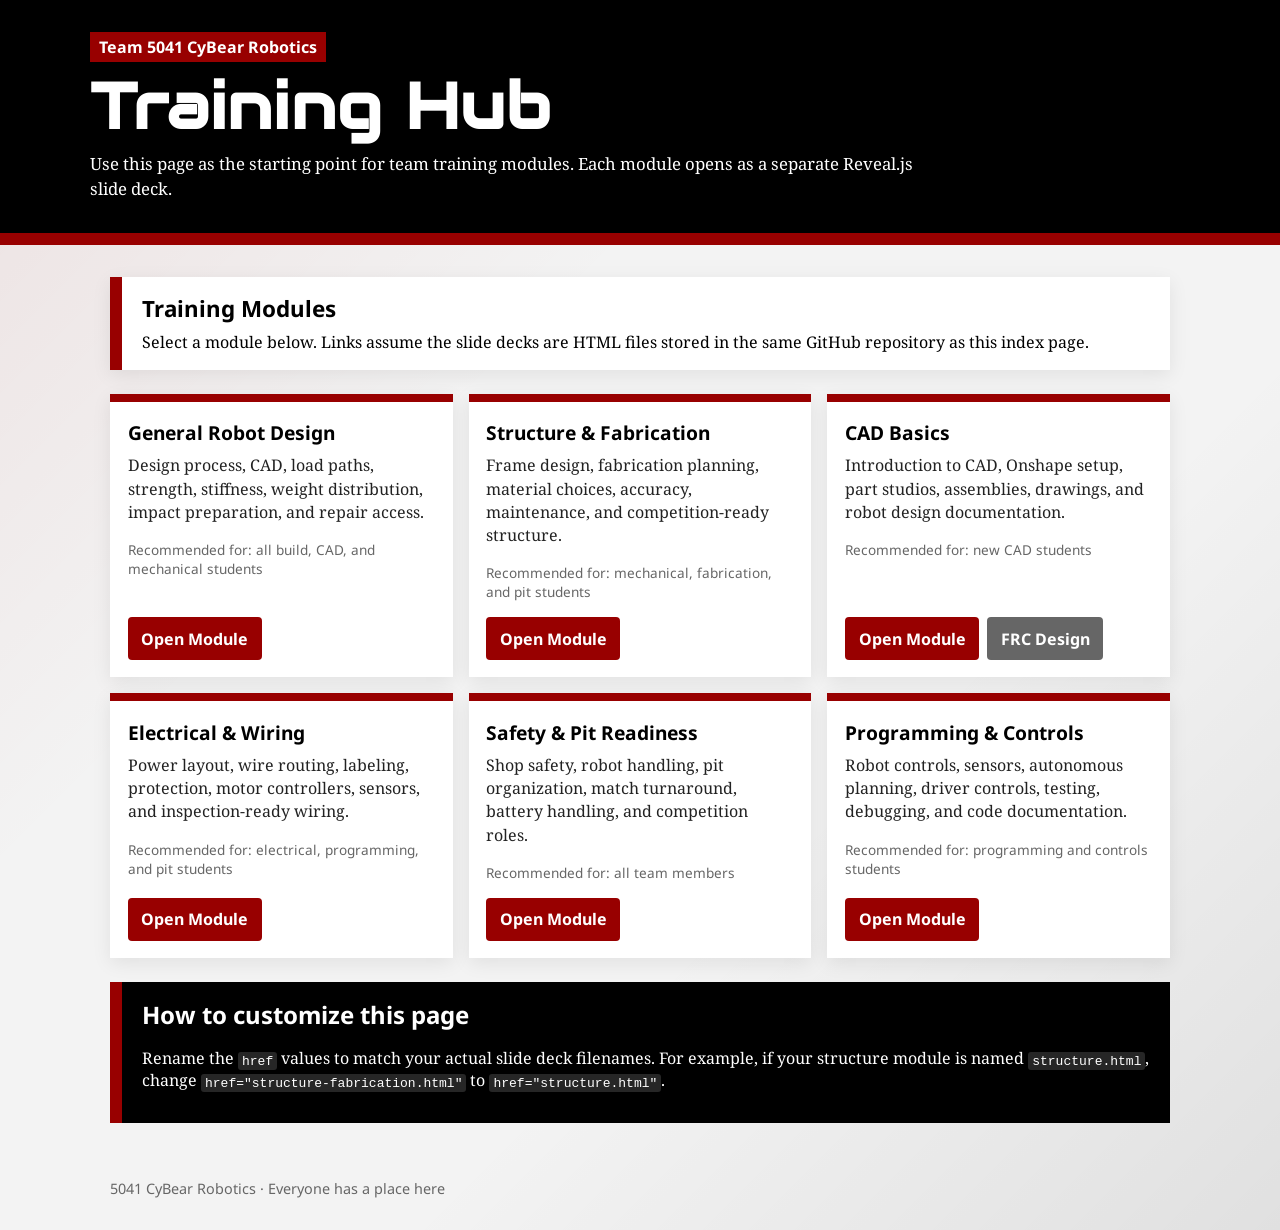
<file: Training Modules/index.html>
<!doctype html>
<html lang="en">
<head>
  <meta charset="utf-8">
  <meta name="viewport" content="width=device-width, initial-scale=1">
  <title>5041 CyBear Robotics Training Hub</title>

  <link rel="preconnect" href="https://fonts.googleapis.com">
  <link rel="preconnect" href="https://fonts.gstatic.com" crossorigin>
  <link href="https://fonts.googleapis.com/css2?family=Audiowide&family=Droid+Sans:wght@400;700&family=Droid+Serif:wght@400;700&display=swap" rel="stylesheet">

  <style>
    :root {
      --red: #980000;
      --black: #000000;
      --gray: #666666;
      --light: #f3f3f3;
      --white: #ffffff;
    }

    * {
      box-sizing: border-box;
    }

    body {
      margin: 0;
      font-family: "Droid Serif", Georgia, serif;
      color: var(--black);
      background:
        linear-gradient(135deg, rgba(152,0,0,0.08), transparent 35%),
        linear-gradient(315deg, rgba(0,0,0,0.08), transparent 35%),
        var(--light);
    }

    header {
      background: var(--black);
      color: var(--white);
      padding: 2rem 1.25rem;
      border-bottom: 12px solid var(--red);
    }

    .header-inner,
    main,
    footer {
      max-width: 1100px;
      margin: 0 auto;
    }

    .eyebrow {
      display: inline-block;
      background: var(--red);
      color: var(--white);
      font-family: "Droid Sans", Arial, sans-serif;
      font-weight: 700;
      padding: 0.25rem 0.55rem;
      margin-bottom: 0.8rem;
    }

    h1 {
      font-family: "Audiowide", "Droid Sans", Arial, sans-serif;
      font-size: clamp(2rem, 5vw, 4rem);
      line-height: 1;
      margin: 0 0 0.75rem;
      letter-spacing: 0.02em;
    }

    header p {
      max-width: 850px;
      font-size: 1.05rem;
      line-height: 1.5;
      margin: 0;
    }

    main {
      padding: 2rem 1.25rem;
    }

    .intro {
      background: var(--white);
      border-left: 12px solid var(--red);
      padding: 1rem 1.25rem;
      margin-bottom: 1.5rem;
      box-shadow: 0 5px 18px rgba(0,0,0,0.08);
    }

    .intro h2 {
      font-family: "Droid Sans", Arial, sans-serif;
      margin: 0 0 0.35rem;
      font-size: 1.4rem;
    }

    .intro p {
      margin: 0;
      line-height: 1.5;
    }

    .module-grid {
      display: grid;
      grid-template-columns: repeat(auto-fit, minmax(260px, 1fr));
      gap: 1rem;
    }

    .module-card {
      background: var(--white);
      border-top: 8px solid var(--red);
      padding: 1.1rem;
      min-height: 220px;
      display: flex;
      flex-direction: column;
      justify-content: space-between;
      box-shadow: 0 5px 18px rgba(0,0,0,0.08);
    }

    .module-card h2 {
      font-family: "Droid Sans", Arial, sans-serif;
      margin: 0 0 0.5rem;
      font-size: 1.2rem;
    }

    .module-card p {
      margin: 0 0 1rem;
      line-height: 1.45;
      color: #222222;
    }

    .module-meta {
      font-family: "Droid Sans", Arial, sans-serif;
      font-size: 0.85rem;
      color: var(--gray);
      margin-bottom: 1rem;
    }

    .button-row {
      display: flex;
      gap: 0.5rem;
      flex-wrap: wrap;
    }

    .module-link {
      display: inline-block;
      font-family: "Droid Sans", Arial, sans-serif;
      font-weight: 700;
      text-decoration: none;
      background: var(--red);
      color: var(--white);
      padding: 0.65rem 0.85rem;
      border-radius: 4px;
    }

    .module-link:visited {
      color: var(--white);
    }

    .module-link:hover,
    .module-link:focus {
      background: var(--black);
      color: var(--white);
    }

    .secondary-link {
      background: var(--gray);
    }

    .note {
      margin-top: 1.5rem;
      padding: 1rem 1.25rem;
      background: var(--black);
      color: var(--white);
      border-left: 12px solid var(--red);
    }

    .note h2 {
      font-family: "Droid Sans", Arial, sans-serif;
      margin: 0 0 0.5rem;
    }

    .note code {
      background: rgba(255,255,255,0.15);
      padding: 0.1rem 0.25rem;
      border-radius: 3px;
    }

    footer {
      padding: 1.5rem 1.25rem 2rem;
      color: var(--gray);
      font-family: "Droid Sans", Arial, sans-serif;
      font-size: 0.9rem;
    }

    @media (max-width: 650px) {
      header {
        padding: 1.5rem 1rem;
      }

      main {
        padding: 1.25rem 1rem;
      }

      .module-card {
        min-height: auto;
      }
    }
  </style>
</head>

<body>
  <header>
    <div class="header-inner">
      <span class="eyebrow">Team 5041 CyBear Robotics</span>
      <h1>Training Hub</h1>
      <p>
        Use this page as the starting point for team training modules. Each module opens as a separate Reveal.js slide deck.
      </p>
    </div>
  </header>

  <main>
    <section class="intro">
      <h2>Training Modules</h2>
      <p>
        Select a module below. Links assume the slide decks are HTML files stored in the same GitHub repository as this index page.
      </p>
    </section>

    <section class="module-grid" aria-label="Training module links">
      <article class="module-card">
        <div>
          <h2>General Robot Design</h2>
          <p>
            Design process, CAD, load paths, strength, stiffness, weight distribution, impact preparation, and repair access.
          </p>
          <div class="module-meta">Recommended for: all build, CAD, and mechanical students</div>
        </div>
        <div class="button-row">
          <a class="module-link" href="general-robot-design.html">Open Module</a>
        </div>
      </article>

      <article class="module-card">
        <div>
          <h2>Structure & Fabrication</h2>
          <p>
            Frame design, fabrication planning, material choices, accuracy, maintenance, and competition-ready structure.
          </p>
          <div class="module-meta">Recommended for: mechanical, fabrication, and pit students</div>
        </div>
        <div class="button-row">
          <a class="module-link" href="structure-fabrication.html">Open Module</a>
        </div>
      </article>

      <article class="module-card">
        <div>
          <h2>CAD Basics</h2>
          <p>
            Introduction to CAD, Onshape setup, part studios, assemblies, drawings, and robot design documentation.
          </p>
          <div class="module-meta">Recommended for: new CAD students</div>
        </div>
        <div class="button-row">
          <a class="module-link" href="cad-basics.html">Open Module</a>
          <a class="module-link secondary-link" href="https://frcdesign.org/learning-course/" target="_blank" rel="noopener">FRC Design</a>
        </div>
      </article>

      <article class="module-card">
        <div>
          <h2>Electrical & Wiring</h2>
          <p>
            Power layout, wire routing, labeling, protection, motor controllers, sensors, and inspection-ready wiring.
          </p>
          <div class="module-meta">Recommended for: electrical, programming, and pit students</div>
        </div>
        <div class="button-row">
          <a class="module-link" href="electrical-wiring.html">Open Module</a>
        </div>
      </article>

      <article class="module-card">
        <div>
          <h2>Safety & Pit Readiness</h2>
          <p>
            Shop safety, robot handling, pit organization, match turnaround, battery handling, and competition roles.
          </p>
          <div class="module-meta">Recommended for: all team members</div>
        </div>
        <div class="button-row">
          <a class="module-link" href="safety-pit-readiness.html">Open Module</a>
        </div>
      </article>

      <article class="module-card">
        <div>
          <h2>Programming & Controls</h2>
          <p>
            Robot controls, sensors, autonomous planning, driver controls, testing, debugging, and code documentation.
          </p>
          <div class="module-meta">Recommended for: programming and controls students</div>
        </div>
        <div class="button-row">
          <a class="module-link" href="programming-controls.html">Open Module</a>
        </div>
      </article>
    </section>

    <section class="note">
      <h2>How to customize this page</h2>
      <p>
        Rename the <code>href</code> values to match your actual slide deck filenames. For example, if your structure module is named
        <code>structure.html</code>, change <code>href="structure-fabrication.html"</code> to <code>href="structure.html"</code>.
      </p>
    </section>
  </main>

  <footer>
    5041 CyBear Robotics · Everyone has a place here
  </footer>
</body>
</html>
</file>
